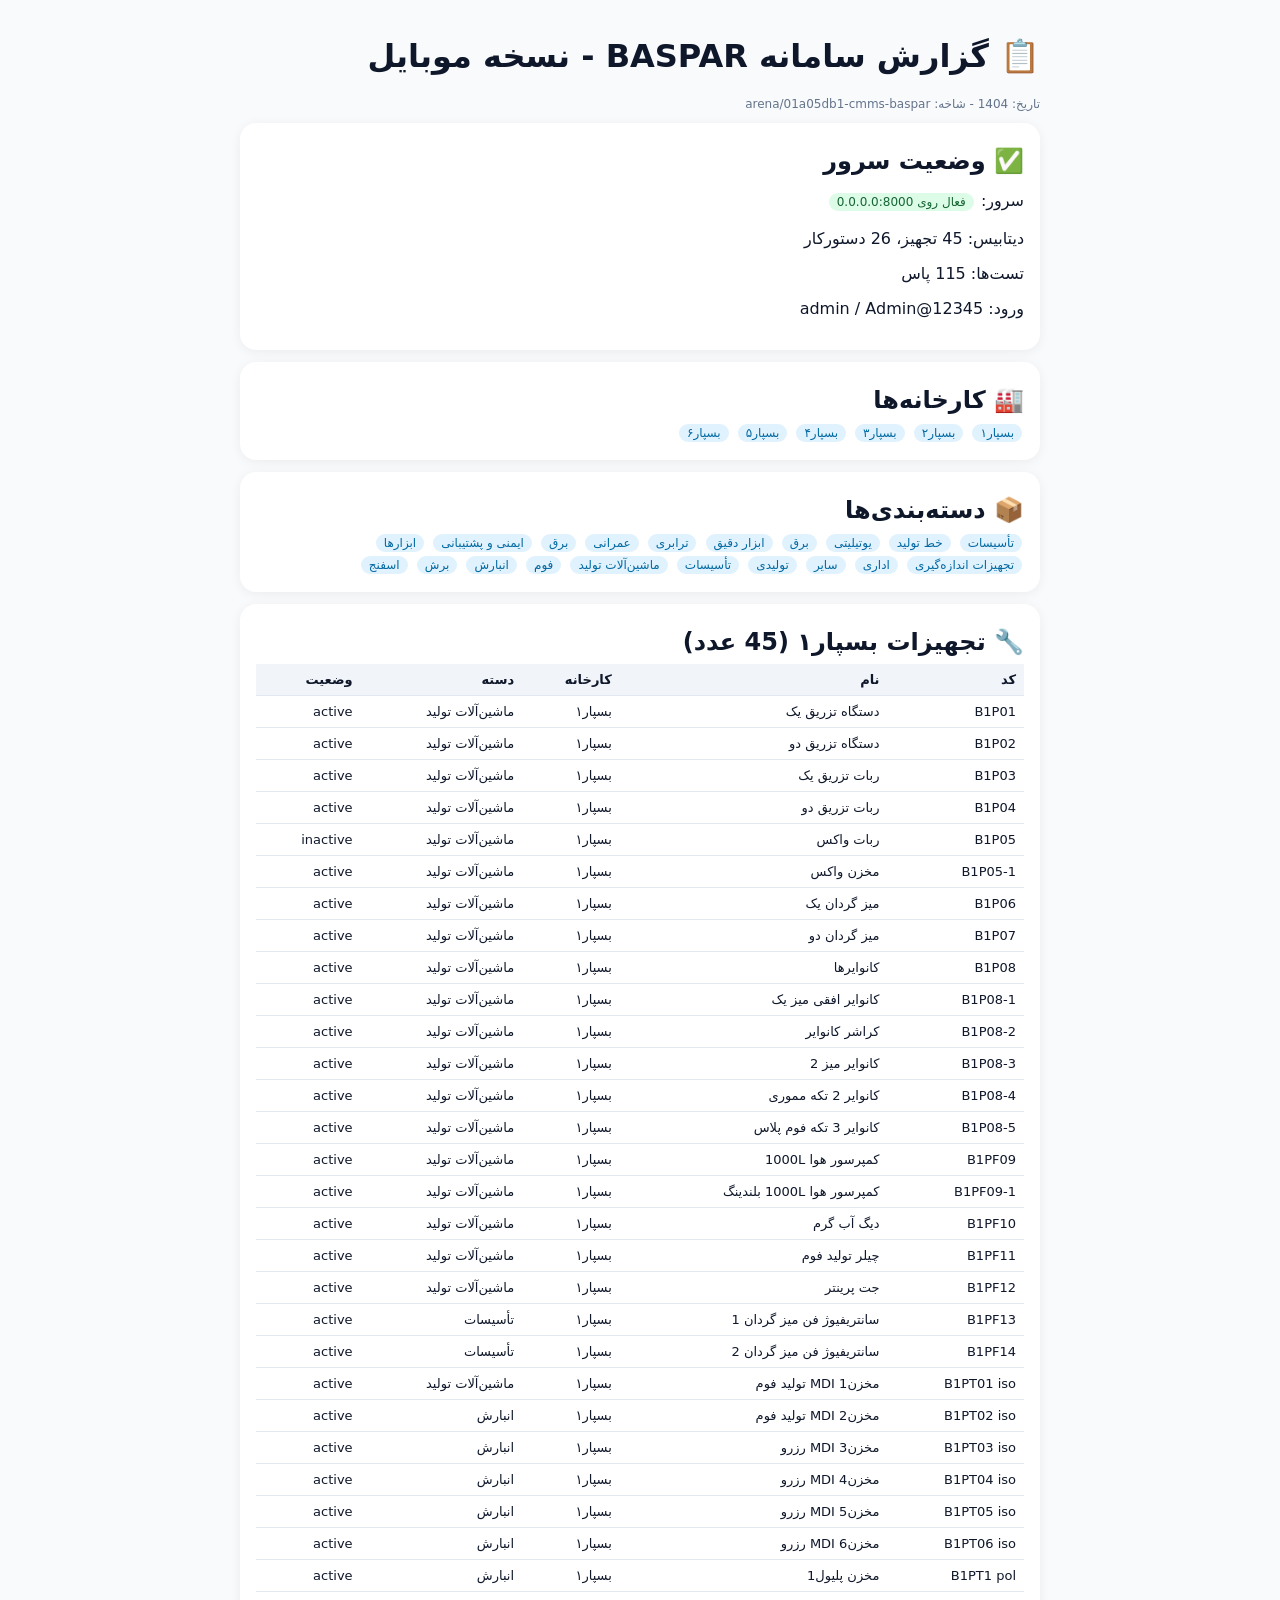
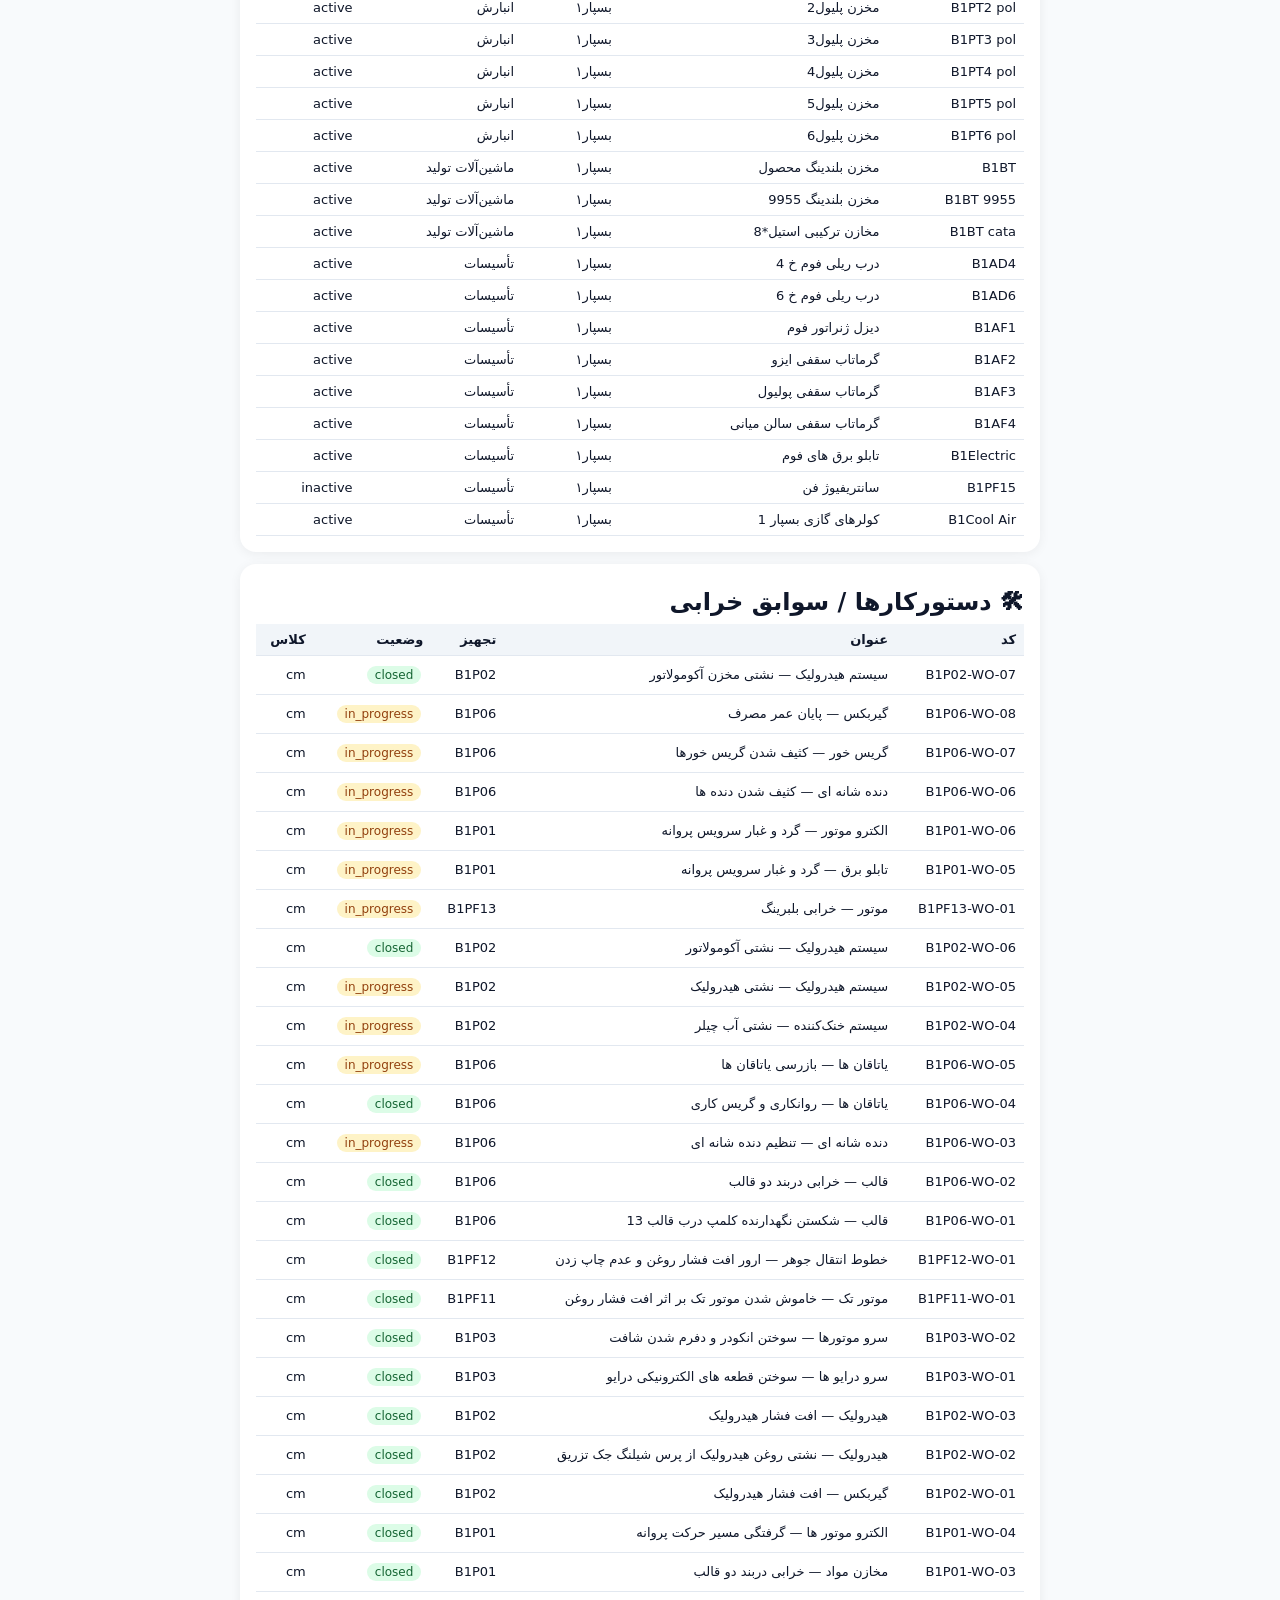
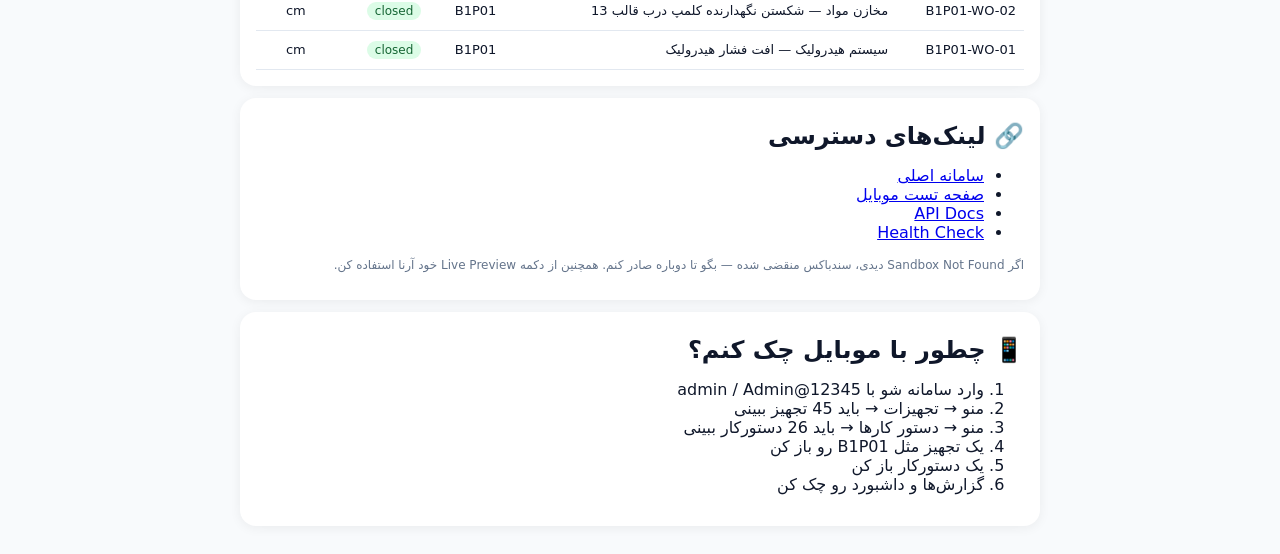
<file: mobile-report.html>
<!DOCTYPE html>
<html lang="fa" dir="rtl">
<head>
<meta charset="UTF-8">
<meta name="viewport" content="width=device-width, initial-scale=1.0">
<title>BASPAR CMMS - گزارش موبایل</title>
<style>
body{font-family:system-ui;max-width:800px;margin:0 auto;padding:16px;background:#f8fafc;color:#0f172a}
.card{background:#fff;border-radius:16px;padding:16px;margin:12px 0;box-shadow:0 2px 12px rgba(0,0,0,.06)}
.badge{display:inline-block;padding:2px 8px;border-radius:99px;font-size:12px;background:#e0f2fe;color:#0369a1;margin:2px}
.badge-warn{background:#fef3c7;color:#92400e}
.badge-ok{background:#dcfce7;color:#166534}
table{width:100%;border-collapse:collapse;font-size:13px}
th,td{padding:8px;border-bottom:1px solid #e2e8f0;text-align:right}
th{background:#f1f5f9}
h2{margin:8px 0}
.small{font-size:12px;color:#64748b}
</style>
</head>
<body>
<h1>📋 گزارش سامانه BASPAR - نسخه موبایل</h1>
<div class="small">تاریخ: 1404 - شاخه: arena/01a05db1-cmms-baspar</div>

<div class="card">
<h2>✅ وضعیت سرور</h2>
<p>سرور: <span class="badge badge-ok">فعال روی 0.0.0.0:8000</span></p>
<p>دیتابیس: 45 تجهیز، 26 دستورکار</p>
<p>تست‌ها: 115 پاس</p>
<p>ورود: admin / Admin@12345</p>
</div>
<div class="card"><h2>🏭 کارخانه‌ها</h2><span class="badge">بسپار۱</span> <span class="badge">بسپار۲</span> <span class="badge">بسپار۳</span> <span class="badge">بسپار۴</span> <span class="badge">بسپار۵</span> <span class="badge">بسپار۶</span> </div><div class="card"><h2>📦 دسته‌بندی‌ها</h2><span class="badge">تأسیسات</span> <span class="badge">خط تولید</span> <span class="badge">یوتیلیتی</span> <span class="badge">برق</span> <span class="badge">ابزار دقیق</span> <span class="badge">ترابری</span> <span class="badge">عمرانی</span> <span class="badge">برق</span> <span class="badge">ایمنی و پشتیبانی</span> <span class="badge">ابزارها</span> <span class="badge">تجهیزات اندازه‌گیری</span> <span class="badge">اداری</span> <span class="badge">سایر</span> <span class="badge">تولیدی</span> <span class="badge">تأسیسات</span> <span class="badge">ماشین‌آلات تولید</span> <span class="badge">فوم</span> <span class="badge">انبارش</span> <span class="badge">برش</span> <span class="badge">اسفنج</span> </div><div class="card"><h2>🔧 تجهیزات بسپار۱ (45 عدد)</h2><table><tr><th>کد</th><th>نام</th><th>کارخانه</th><th>دسته</th><th>وضعیت</th></tr><tr><td>B1P01</td><td>دستگاه تزریق یک</td><td>بسپار۱</td><td>ماشین‌آلات تولید</td><td>active</td></tr><tr><td>B1P02</td><td>دستگاه تزریق دو</td><td>بسپار۱</td><td>ماشین‌آلات تولید</td><td>active</td></tr><tr><td>B1P03</td><td>ربات تزریق یک</td><td>بسپار۱</td><td>ماشین‌آلات تولید</td><td>active</td></tr><tr><td>B1P04</td><td>ربات تزریق دو</td><td>بسپار۱</td><td>ماشین‌آلات تولید</td><td>active</td></tr><tr><td>B1P05</td><td>ربات واکس</td><td>بسپار۱</td><td>ماشین‌آلات تولید</td><td>inactive</td></tr><tr><td>B1P05-1</td><td>مخزن واکس</td><td>بسپار۱</td><td>ماشین‌آلات تولید</td><td>active</td></tr><tr><td>B1P06</td><td>میز گردان یک</td><td>بسپار۱</td><td>ماشین‌آلات تولید</td><td>active</td></tr><tr><td>B1P07</td><td>میز گردان دو</td><td>بسپار۱</td><td>ماشین‌آلات تولید</td><td>active</td></tr><tr><td>B1P08</td><td>کانوایرها</td><td>بسپار۱</td><td>ماشین‌آلات تولید</td><td>active</td></tr><tr><td>B1P08-1</td><td>کانوایر افقی میز یک</td><td>بسپار۱</td><td>ماشین‌آلات تولید</td><td>active</td></tr><tr><td>B1P08-2</td><td>کراشر کانوایر</td><td>بسپار۱</td><td>ماشین‌آلات تولید</td><td>active</td></tr><tr><td>B1P08-3</td><td>کانوایر میز 2</td><td>بسپار۱</td><td>ماشین‌آلات تولید</td><td>active</td></tr><tr><td>B1P08-4</td><td>کانوایر 2 تکه مموری</td><td>بسپار۱</td><td>ماشین‌آلات تولید</td><td>active</td></tr><tr><td>B1P08-5</td><td>کانوایر 3 تکه فوم پلاس</td><td>بسپار۱</td><td>ماشین‌آلات تولید</td><td>active</td></tr><tr><td>B1PF09</td><td>کمپرسور هوا 1000L</td><td>بسپار۱</td><td>ماشین‌آلات تولید</td><td>active</td></tr><tr><td>B1PF09-1</td><td>کمپرسور هوا 1000L بلندینگ</td><td>بسپار۱</td><td>ماشین‌آلات تولید</td><td>active</td></tr><tr><td>B1PF10</td><td>دیگ آب گرم</td><td>بسپار۱</td><td>ماشین‌آلات تولید</td><td>active</td></tr><tr><td>B1PF11</td><td>چیلر تولید فوم</td><td>بسپار۱</td><td>ماشین‌آلات تولید</td><td>active</td></tr><tr><td>B1PF12</td><td>جت پرینتر</td><td>بسپار۱</td><td>ماشین‌آلات تولید</td><td>active</td></tr><tr><td>B1PF13</td><td>سانتریفیوژ فن میز گردان 1</td><td>بسپار۱</td><td>تأسیسات</td><td>active</td></tr><tr><td>B1PF14</td><td>سانتریفیوژ فن میز گردان 2</td><td>بسپار۱</td><td>تأسیسات</td><td>active</td></tr><tr><td>B1PT01 iso</td><td>مخزن1 MDI تولید فوم</td><td>بسپار۱</td><td>ماشین‌آلات تولید</td><td>active</td></tr><tr><td>B1PT02 iso</td><td>مخزن2 MDI تولید فوم</td><td>بسپار۱</td><td>انبارش</td><td>active</td></tr><tr><td>B1PT03 iso</td><td>مخزن3 MDI رزرو</td><td>بسپار۱</td><td>انبارش</td><td>active</td></tr><tr><td>B1PT04 iso</td><td>مخزن4 MDI رزرو</td><td>بسپار۱</td><td>انبارش</td><td>active</td></tr><tr><td>B1PT05 iso</td><td>مخزن5 MDI رزرو</td><td>بسپار۱</td><td>انبارش</td><td>active</td></tr><tr><td>B1PT06 iso</td><td>مخزن6 MDI رزرو</td><td>بسپار۱</td><td>انبارش</td><td>active</td></tr><tr><td>B1PT1 pol</td><td>مخزن پلیول1</td><td>بسپار۱</td><td>انبارش</td><td>active</td></tr><tr><td>B1PT2 pol</td><td>مخزن پلیول2</td><td>بسپار۱</td><td>انبارش</td><td>active</td></tr><tr><td>B1PT3 pol</td><td>مخزن پلیول3</td><td>بسپار۱</td><td>انبارش</td><td>active</td></tr><tr><td>B1PT4 pol</td><td>مخزن پلیول4</td><td>بسپار۱</td><td>انبارش</td><td>active</td></tr><tr><td>B1PT5 pol</td><td>مخزن پلیول5</td><td>بسپار۱</td><td>انبارش</td><td>active</td></tr><tr><td>B1PT6 pol</td><td>مخزن پلیول6</td><td>بسپار۱</td><td>انبارش</td><td>active</td></tr><tr><td>B1BT</td><td>مخزن بلندینگ محصول</td><td>بسپار۱</td><td>ماشین‌آلات تولید</td><td>active</td></tr><tr><td>B1BT 9955</td><td>مخزن بلندینگ 9955</td><td>بسپار۱</td><td>ماشین‌آلات تولید</td><td>active</td></tr><tr><td>B1BT cata</td><td>مخازن ترکیبی استیل*8</td><td>بسپار۱</td><td>ماشین‌آلات تولید</td><td>active</td></tr><tr><td>B1AD4</td><td>درب ریلی فوم خ 4</td><td>بسپار۱</td><td>تأسیسات</td><td>active</td></tr><tr><td>B1AD6</td><td>درب ریلی فوم خ 6</td><td>بسپار۱</td><td>تأسیسات</td><td>active</td></tr><tr><td>B1AF1</td><td>دیزل ژنراتور فوم</td><td>بسپار۱</td><td>تأسیسات</td><td>active</td></tr><tr><td>B1AF2</td><td>گرماتاب سقفی ایزو</td><td>بسپار۱</td><td>تأسیسات</td><td>active</td></tr><tr><td>B1AF3</td><td>گرماتاب سقفی پولیول</td><td>بسپار۱</td><td>تأسیسات</td><td>active</td></tr><tr><td>B1AF4</td><td>گرماتاب سقفی سالن میانی</td><td>بسپار۱</td><td>تأسیسات</td><td>active</td></tr><tr><td>B1Electric</td><td>تابلو برق های فوم</td><td>بسپار۱</td><td>تأسیسات</td><td>active</td></tr><tr><td>B1PF15</td><td>سانتریفیوژ فن</td><td>بسپار۱</td><td>تأسیسات</td><td>inactive</td></tr><tr><td>B1Cool Air</td><td>کولرهای گازی بسپار 1</td><td>بسپار۱</td><td>تأسیسات</td><td>active</td></tr></table></div><div class="card"><h2>🛠 دستورکارها / سوابق خرابی</h2><table><tr><th>کد</th><th>عنوان</th><th>تجهیز</th><th>وضعیت</th><th>کلاس</th></tr><tr><td>B1P02-WO-07</td><td>سیستم هیدرولیک — نشتی مخزن آکومولاتور</td><td>B1P02</td><td><span class='badge badge-ok'>closed</span></td><td>cm</td></tr><tr><td>B1P06-WO-08</td><td>گیربکس — پایان عمر مصرف</td><td>B1P06</td><td><span class='badge badge-warn'>in_progress</span></td><td>cm</td></tr><tr><td>B1P06-WO-07</td><td>گریس خور — کثیف شدن گریس خورها</td><td>B1P06</td><td><span class='badge badge-warn'>in_progress</span></td><td>cm</td></tr><tr><td>B1P06-WO-06</td><td>دنده شانه ای — کثیف شدن دنده ها</td><td>B1P06</td><td><span class='badge badge-warn'>in_progress</span></td><td>cm</td></tr><tr><td>B1P01-WO-06</td><td>الکترو موتور — گرد و غبار سرویس پروانه</td><td>B1P01</td><td><span class='badge badge-warn'>in_progress</span></td><td>cm</td></tr><tr><td>B1P01-WO-05</td><td>تابلو برق — گرد و غبار سرویس پروانه</td><td>B1P01</td><td><span class='badge badge-warn'>in_progress</span></td><td>cm</td></tr><tr><td>B1PF13-WO-01</td><td>موتور — خرابی بلبرینگ</td><td>B1PF13</td><td><span class='badge badge-warn'>in_progress</span></td><td>cm</td></tr><tr><td>B1P02-WO-06</td><td>سیستم هیدرولیک — نشتی آکومولاتور</td><td>B1P02</td><td><span class='badge badge-ok'>closed</span></td><td>cm</td></tr><tr><td>B1P02-WO-05</td><td>سیستم هیدرولیک — نشتی هیدرولیک</td><td>B1P02</td><td><span class='badge badge-warn'>in_progress</span></td><td>cm</td></tr><tr><td>B1P02-WO-04</td><td>سیستم خنک‌کننده — نشتی آب چیلر</td><td>B1P02</td><td><span class='badge badge-warn'>in_progress</span></td><td>cm</td></tr><tr><td>B1P06-WO-05</td><td>یاتاقان ها — بازرسی یاتاقان ها</td><td>B1P06</td><td><span class='badge badge-warn'>in_progress</span></td><td>cm</td></tr><tr><td>B1P06-WO-04</td><td>یاتاقان ها — روانکاری و گریس کاری</td><td>B1P06</td><td><span class='badge badge-ok'>closed</span></td><td>cm</td></tr><tr><td>B1P06-WO-03</td><td>دنده شانه ای — تنظیم دنده شانه ای</td><td>B1P06</td><td><span class='badge badge-warn'>in_progress</span></td><td>cm</td></tr><tr><td>B1P06-WO-02</td><td>قالب — خرابی دربند دو قالب</td><td>B1P06</td><td><span class='badge badge-ok'>closed</span></td><td>cm</td></tr><tr><td>B1P06-WO-01</td><td>قالب — شکستن نگهدارنده کلمپ درب قالب 13</td><td>B1P06</td><td><span class='badge badge-ok'>closed</span></td><td>cm</td></tr><tr><td>B1PF12-WO-01</td><td>خطوط انتقال جوهر — ارور افت فشار روغن و عدم چاپ زدن</td><td>B1PF12</td><td><span class='badge badge-ok'>closed</span></td><td>cm</td></tr><tr><td>B1PF11-WO-01</td><td>موتور تک — خاموش شدن موتور تک بر اثر افت فشار روغن</td><td>B1PF11</td><td><span class='badge badge-ok'>closed</span></td><td>cm</td></tr><tr><td>B1P03-WO-02</td><td>سرو موتورها — سوختن انکودر و دفرم شدن شافت</td><td>B1P03</td><td><span class='badge badge-ok'>closed</span></td><td>cm</td></tr><tr><td>B1P03-WO-01</td><td>سرو درایو ها — سوختن قطعه های الکترونیکی درایو</td><td>B1P03</td><td><span class='badge badge-ok'>closed</span></td><td>cm</td></tr><tr><td>B1P02-WO-03</td><td>هیدرولیک — افت فشار هیدرولیک</td><td>B1P02</td><td><span class='badge badge-ok'>closed</span></td><td>cm</td></tr><tr><td>B1P02-WO-02</td><td>هیدرولیک — نشتی روغن هیدرولیک از پرس شیلنگ جک تزریق</td><td>B1P02</td><td><span class='badge badge-ok'>closed</span></td><td>cm</td></tr><tr><td>B1P02-WO-01</td><td>گیربکس — افت فشار هیدرولیک</td><td>B1P02</td><td><span class='badge badge-ok'>closed</span></td><td>cm</td></tr><tr><td>B1P01-WO-04</td><td>الکترو موتور ها — گرفتگی مسیر حرکت پروانه</td><td>B1P01</td><td><span class='badge badge-ok'>closed</span></td><td>cm</td></tr><tr><td>B1P01-WO-03</td><td>مخازن مواد — خرابی دربند دو قالب</td><td>B1P01</td><td><span class='badge badge-ok'>closed</span></td><td>cm</td></tr><tr><td>B1P01-WO-02</td><td>مخازن مواد — شکستن نگهدارنده کلمپ درب قالب 13</td><td>B1P01</td><td><span class='badge badge-ok'>closed</span></td><td>cm</td></tr><tr><td>B1P01-WO-01</td><td>سیستم هیدرولیک — افت فشار هیدرولیک</td><td>B1P01</td><td><span class='badge badge-ok'>closed</span></td><td>cm</td></tr></table></div>
<div class="card">
<h2>🔗 لینک‌های دسترسی</h2>
<ul>
<li><a href="https://8000-isk6pnrzgkcgznqr1s0l6.e2b.app/">سامانه اصلی</a></li>
<li><a href="https://8000-isk6pnrzgkcgznqr1s0l6.e2b.app/mobile-test.html">صفحه تست موبایل</a></li>
<li><a href="https://8000-isk6pnrzgkcgznqr1s0l6.e2b.app/api/docs">API Docs</a></li>
<li><a href="https://8000-isk6pnrzgkcgznqr1s0l6.e2b.app/api/health">Health Check</a></li>
</ul>
<p class="small">اگر Sandbox Not Found دیدی، سندباکس منقضی شده — بگو تا دوباره صادر کنم. همچنین از دکمه Live Preview خود آرنا استفاده کن.</p>
</div>

<div class="card">
<h2>📱 چطور با موبایل چک کنم؟</h2>
<ol>
<li>وارد سامانه شو با admin / Admin@12345</li>
<li>منو → تجهیزات → باید 45 تجهیز ببینی</li>
<li>منو → دستور کارها → باید 26 دستورکار ببینی</li>
<li>یک تجهیز مثل B1P01 رو باز کن</li>
<li>یک دستورکار باز کن</li>
<li>گزارش‌ها و داشبورد رو چک کن</li>
</ol>
</div>
</body>
</html>
</file>
